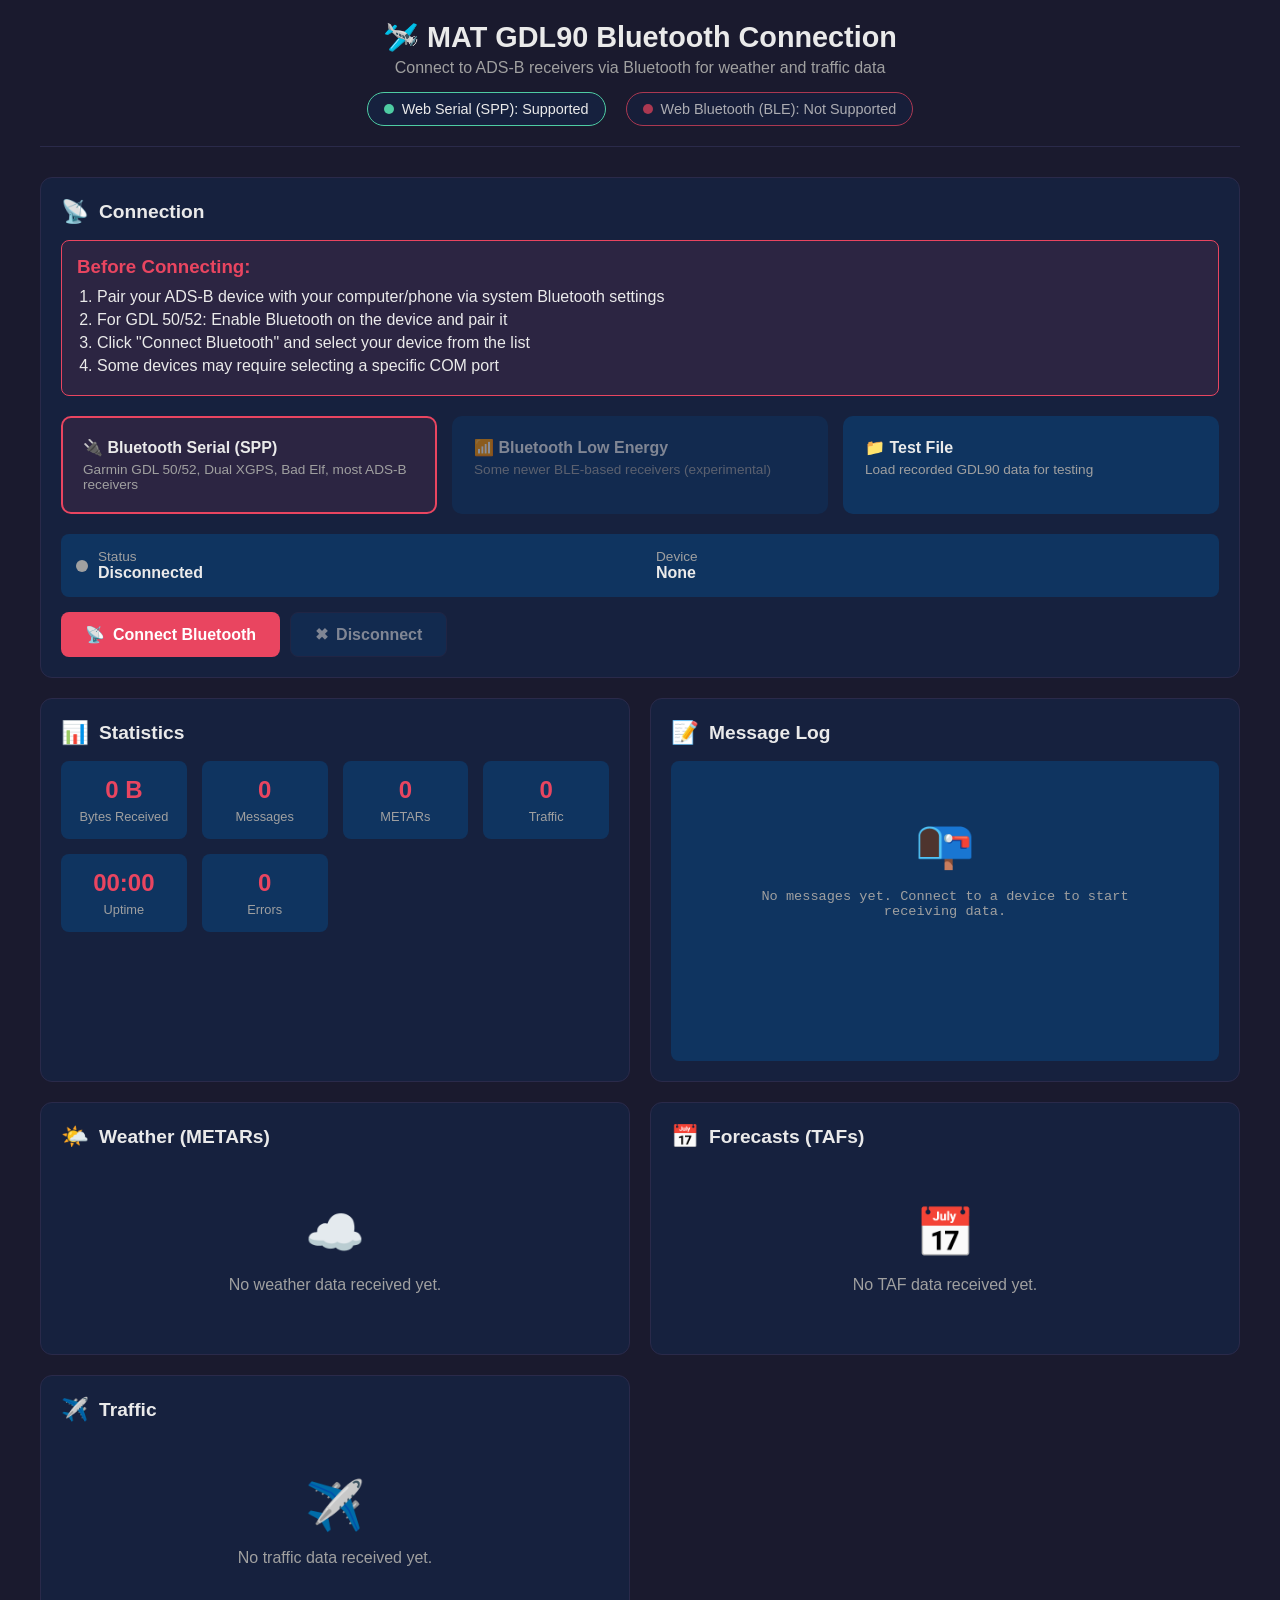
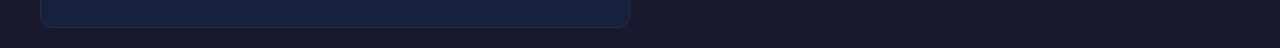
<file: gdl90/mat-gdl90-bluetooth-test.html>
<!DOCTYPE html>
<html lang="en">
<head>
    <meta charset="UTF-8">
    <meta name="viewport" content="width=device-width, initial-scale=1.0">
    <title>MAT GDL90 Bluetooth Connection Test</title>
    <style>
        :root {
            --bg-primary: #1a1a2e;
            --bg-secondary: #16213e;
            --bg-card: #0f3460;
            --accent: #e94560;
            --accent-hover: #ff6b6b;
            --text-primary: #eaeaea;
            --text-secondary: #a0a0a0;
            --success: #4ecca3;
            --warning: #ffc107;
            --error: #e94560;
            --border: #2a2a4a;
        }

        * {
            box-sizing: border-box;
            margin: 0;
            padding: 0;
        }

        body {
            font-family: -apple-system, BlinkMacSystemFont, 'Segoe UI', Roboto, Oxygen, Ubuntu, sans-serif;
            background: var(--bg-primary);
            color: var(--text-primary);
            min-height: 100vh;
            padding: 20px;
        }

        .container {
            max-width: 1200px;
            margin: 0 auto;
        }

        header {
            text-align: center;
            margin-bottom: 30px;
            padding-bottom: 20px;
            border-bottom: 1px solid var(--border);
        }

        header h1 {
            font-size: 1.8rem;
            margin-bottom: 5px;
        }

        header p {
            color: var(--text-secondary);
        }

        .support-status {
            display: flex;
            gap: 20px;
            justify-content: center;
            margin-top: 15px;
            flex-wrap: wrap;
        }

        .support-badge {
            display: flex;
            align-items: center;
            gap: 8px;
            padding: 8px 16px;
            border-radius: 20px;
            background: var(--bg-secondary);
            font-size: 0.9rem;
        }

        .support-badge.supported {
            border: 1px solid var(--success);
        }

        .support-badge.not-supported {
            border: 1px solid var(--error);
            opacity: 0.7;
        }

        .support-badge .indicator {
            width: 10px;
            height: 10px;
            border-radius: 50%;
        }

        .support-badge.supported .indicator {
            background: var(--success);
        }

        .support-badge.not-supported .indicator {
            background: var(--error);
        }

        .grid {
            display: grid;
            grid-template-columns: 1fr 1fr;
            gap: 20px;
        }

        @media (max-width: 800px) {
            .grid {
                grid-template-columns: 1fr;
            }
        }

        .card {
            background: var(--bg-secondary);
            border-radius: 12px;
            padding: 20px;
            border: 1px solid var(--border);
        }

        .card h2 {
            font-size: 1.2rem;
            margin-bottom: 15px;
            display: flex;
            align-items: center;
            gap: 10px;
        }

        .card h2 .icon {
            font-size: 1.4rem;
        }

        .connection-panel {
            grid-column: 1 / -1;
        }

        .connection-options {
            display: flex;
            gap: 15px;
            flex-wrap: wrap;
            margin-bottom: 20px;
        }

        .connection-option {
            flex: 1;
            min-width: 200px;
            padding: 20px;
            background: var(--bg-card);
            border-radius: 10px;
            border: 2px solid transparent;
            cursor: pointer;
            transition: all 0.2s;
        }

        .connection-option:hover {
            border-color: var(--accent);
        }

        .connection-option.selected {
            border-color: var(--accent);
            background: rgba(233, 69, 96, 0.1);
        }

        .connection-option.disabled {
            opacity: 0.5;
            cursor: not-allowed;
        }

        .connection-option h3 {
            font-size: 1rem;
            margin-bottom: 5px;
        }

        .connection-option p {
            font-size: 0.85rem;
            color: var(--text-secondary);
        }

        .btn {
            display: inline-flex;
            align-items: center;
            gap: 8px;
            padding: 12px 24px;
            font-size: 1rem;
            font-weight: 600;
            border: none;
            border-radius: 8px;
            cursor: pointer;
            transition: all 0.2s;
        }

        .btn-primary {
            background: var(--accent);
            color: white;
        }

        .btn-primary:hover:not(:disabled) {
            background: var(--accent-hover);
        }

        .btn-secondary {
            background: var(--bg-card);
            color: var(--text-primary);
            border: 1px solid var(--border);
        }

        .btn-secondary:hover:not(:disabled) {
            background: var(--border);
        }

        .btn:disabled {
            opacity: 0.5;
            cursor: not-allowed;
        }

        .btn-group {
            display: flex;
            gap: 10px;
            flex-wrap: wrap;
        }

        .status-display {
            display: flex;
            align-items: center;
            gap: 10px;
            padding: 15px;
            background: var(--bg-card);
            border-radius: 8px;
            margin-bottom: 15px;
        }

        .status-indicator {
            width: 12px;
            height: 12px;
            border-radius: 50%;
            background: var(--text-secondary);
        }

        .status-indicator.connected {
            background: var(--success);
            animation: pulse 2s infinite;
        }

        .status-indicator.connecting {
            background: var(--warning);
            animation: pulse 0.5s infinite;
        }

        .status-indicator.error {
            background: var(--error);
        }

        @keyframes pulse {
            0%, 100% { opacity: 1; }
            50% { opacity: 0.5; }
        }

        .status-text {
            flex: 1;
        }

        .status-text .label {
            font-size: 0.85rem;
            color: var(--text-secondary);
        }

        .status-text .value {
            font-weight: 600;
        }

        .stats-grid {
            display: grid;
            grid-template-columns: repeat(auto-fit, minmax(120px, 1fr));
            gap: 15px;
            margin-top: 15px;
        }

        .stat-item {
            text-align: center;
            padding: 15px;
            background: var(--bg-card);
            border-radius: 8px;
        }

        .stat-item .value {
            font-size: 1.5rem;
            font-weight: 700;
            color: var(--accent);
        }

        .stat-item .label {
            font-size: 0.8rem;
            color: var(--text-secondary);
            margin-top: 5px;
        }

        .data-display {
            height: 300px;
            overflow-y: auto;
            background: var(--bg-card);
            border-radius: 8px;
            padding: 15px;
            font-family: 'Monaco', 'Menlo', monospace;
            font-size: 0.85rem;
        }

        .log-entry {
            margin-bottom: 8px;
            padding: 8px;
            background: rgba(0,0,0,0.2);
            border-radius: 4px;
            border-left: 3px solid var(--border);
        }

        .log-entry.info {
            border-left-color: var(--accent);
        }

        .log-entry.success {
            border-left-color: var(--success);
        }

        .log-entry.warning {
            border-left-color: var(--warning);
        }

        .log-entry.error {
            border-left-color: var(--error);
        }

        .log-entry .timestamp {
            color: var(--text-secondary);
            font-size: 0.75rem;
        }

        .weather-list {
            max-height: 300px;
            overflow-y: auto;
        }

        .weather-item {
            padding: 12px;
            background: var(--bg-card);
            border-radius: 8px;
            margin-bottom: 10px;
        }

        .weather-item .station {
            font-weight: 700;
            font-size: 1.1rem;
            display: flex;
            align-items: center;
            gap: 10px;
        }

        .weather-item .category {
            padding: 3px 8px;
            border-radius: 4px;
            font-size: 0.75rem;
            font-weight: 600;
        }

        .category.vfr { background: #4ecca3; color: #000; }
        .category.mvfr { background: #4dabf7; color: #000; }
        .category.ifr { background: #e94560; color: #fff; }
        .category.lifr { background: #9c36b5; color: #fff; }

        .weather-item .raw {
            font-family: monospace;
            font-size: 0.8rem;
            color: var(--text-secondary);
            margin-top: 8px;
            word-break: break-all;
        }

        .weather-item .time {
            font-size: 0.75rem;
            color: var(--text-secondary);
        }

        .empty-state {
            text-align: center;
            padding: 40px;
            color: var(--text-secondary);
        }

        .empty-state .icon {
            font-size: 3rem;
            margin-bottom: 15px;
        }

        .instructions {
            background: rgba(233, 69, 96, 0.1);
            border: 1px solid var(--accent);
            border-radius: 8px;
            padding: 15px;
            margin-bottom: 20px;
        }

        .instructions h3 {
            margin-bottom: 10px;
            color: var(--accent);
        }

        .instructions ol {
            margin-left: 20px;
        }

        .instructions li {
            margin-bottom: 5px;
        }

        .file-input-wrapper {
            margin-top: 15px;
        }

        .file-input-wrapper input[type="file"] {
            display: none;
        }

        .file-label {
            display: inline-flex;
            align-items: center;
            gap: 8px;
            padding: 10px 20px;
            background: var(--bg-card);
            border: 2px dashed var(--border);
            border-radius: 8px;
            cursor: pointer;
            transition: all 0.2s;
        }

        .file-label:hover {
            border-color: var(--accent);
        }

        /* Traffic display */
        .traffic-list {
            max-height: 250px;
            overflow-y: auto;
        }

        .traffic-item {
            display: flex;
            justify-content: space-between;
            align-items: center;
            padding: 10px;
            background: var(--bg-card);
            border-radius: 6px;
            margin-bottom: 8px;
        }

        .traffic-item .callsign {
            font-weight: 700;
            font-family: monospace;
        }

        .traffic-item .details {
            font-size: 0.85rem;
            color: var(--text-secondary);
        }
    </style>
</head>
<body>
    <div class="container">
        <header>
            <h1>🛩️ MAT GDL90 Bluetooth Connection</h1>
            <p>Connect to ADS-B receivers via Bluetooth for weather and traffic data</p>
            
            <div class="support-status" id="supportStatus">
                <!-- Filled by JavaScript -->
            </div>
        </header>

        <div class="grid">
            <!-- Connection Panel -->
            <div class="card connection-panel">
                <h2><span class="icon">📡</span> Connection</h2>

                <div class="instructions">
                    <h3>Before Connecting:</h3>
                    <ol>
                        <li>Pair your ADS-B device with your computer/phone via system Bluetooth settings</li>
                        <li>For GDL 50/52: Enable Bluetooth on the device and pair it</li>
                        <li>Click "Connect Bluetooth" and select your device from the list</li>
                        <li>Some devices may require selecting a specific COM port</li>
                    </ol>
                </div>

                <div class="connection-options" id="connectionOptions">
                    <div class="connection-option" data-type="spp" id="optSPP">
                        <h3>🔌 Bluetooth Serial (SPP)</h3>
                        <p>Garmin GDL 50/52, Dual XGPS, Bad Elf, most ADS-B receivers</p>
                    </div>
                    <div class="connection-option" data-type="ble" id="optBLE">
                        <h3>📶 Bluetooth Low Energy</h3>
                        <p>Some newer BLE-based receivers (experimental)</p>
                    </div>
                    <div class="connection-option" data-type="file" id="optFile">
                        <h3>📁 Test File</h3>
                        <p>Load recorded GDL90 data for testing</p>
                    </div>
                </div>

                <div class="status-display">
                    <div class="status-indicator" id="statusIndicator"></div>
                    <div class="status-text">
                        <div class="label">Status</div>
                        <div class="value" id="statusText">Disconnected</div>
                    </div>
                    <div class="status-text">
                        <div class="label">Device</div>
                        <div class="value" id="deviceName">None</div>
                    </div>
                </div>

                <div class="btn-group">
                    <button class="btn btn-primary" id="btnConnect">
                        <span>📡</span> Connect Bluetooth
                    </button>
                    <button class="btn btn-secondary" id="btnDisconnect" disabled>
                        <span>✖</span> Disconnect
                    </button>
                </div>

                <div class="file-input-wrapper" id="fileInputWrapper" style="display: none;">
                    <label class="file-label" for="fileInput">
                        <span>📂</span> Choose GDL90 File
                    </label>
                    <input type="file" id="fileInput" accept=".gdl90,.bin,.raw">
                </div>
            </div>

            <!-- Statistics -->
            <div class="card">
                <h2><span class="icon">📊</span> Statistics</h2>
                <div class="stats-grid">
                    <div class="stat-item">
                        <div class="value" id="statBytes">0</div>
                        <div class="label">Bytes Received</div>
                    </div>
                    <div class="stat-item">
                        <div class="value" id="statMessages">0</div>
                        <div class="label">Messages</div>
                    </div>
                    <div class="stat-item">
                        <div class="value" id="statMETARs">0</div>
                        <div class="label">METARs</div>
                    </div>
                    <div class="stat-item">
                        <div class="value" id="statTraffic">0</div>
                        <div class="label">Traffic</div>
                    </div>
                    <div class="stat-item">
                        <div class="value" id="statUptime">00:00</div>
                        <div class="label">Uptime</div>
                    </div>
                    <div class="stat-item">
                        <div class="value" id="statErrors">0</div>
                        <div class="label">Errors</div>
                    </div>
                </div>
            </div>

            <!-- Message Log -->
            <div class="card">
                <h2><span class="icon">📝</span> Message Log</h2>
                <div class="data-display" id="logDisplay">
                    <div class="empty-state">
                        <div class="icon">📭</div>
                        <p>No messages yet. Connect to a device to start receiving data.</p>
                    </div>
                </div>
            </div>

            <!-- Weather Data -->
            <div class="card">
                <h2><span class="icon">🌤️</span> Weather (METARs)</h2>
                <div class="weather-list" id="weatherList">
                    <div class="empty-state">
                        <div class="icon">☁️</div>
                        <p>No weather data received yet.</p>
                    </div>
                </div>
            </div>

            <!-- TAFs -->
            <div class="card">
                <h2><span class="icon">📅</span> Forecasts (TAFs)</h2>
                <div class="weather-list" id="tafList">
                    <div class="empty-state">
                        <div class="icon">📅</div>
                        <p>No TAF data received yet.</p>
                    </div>
                </div>
            </div>

            <!-- Traffic -->
            <div class="card">
                <h2><span class="icon">✈️</span> Traffic</h2>
                <div class="traffic-list" id="trafficList">
                    <div class="empty-state">
                        <div class="icon">✈️</div>
                        <p>No traffic data received yet.</p>
                    </div>
                </div>
            </div>
        </div>
    </div>

    <!-- Load GDL90 modules -->
    <script src="mat-gdl90.js"></script>
    <script src="mat-gdl90-bluetooth.js"></script>

    <script>
        // State
        let receiver = null;
        let connection = null;
        let selectedType = 'spp';
        let stats = {
            bytes: 0,
            messages: 0,
            metars: 0,
            tafs: 0,
            traffic: 0,
            errors: 0,
            startTime: null
        };
        let logEntries = [];
        const MAX_LOG_ENTRIES = 100;

        // DOM Elements
        const elements = {
            supportStatus: document.getElementById('supportStatus'),
            statusIndicator: document.getElementById('statusIndicator'),
            statusText: document.getElementById('statusText'),
            deviceName: document.getElementById('deviceName'),
            btnConnect: document.getElementById('btnConnect'),
            btnDisconnect: document.getElementById('btnDisconnect'),
            fileInputWrapper: document.getElementById('fileInputWrapper'),
            fileInput: document.getElementById('fileInput'),
            logDisplay: document.getElementById('logDisplay'),
            weatherList: document.getElementById('weatherList'),
            tafList: document.getElementById('tafList'),
            trafficList: document.getElementById('trafficList'),
            optSPP: document.getElementById('optSPP'),
            optBLE: document.getElementById('optBLE'),
            optFile: document.getElementById('optFile'),
            statBytes: document.getElementById('statBytes'),
            statMessages: document.getElementById('statMessages'),
            statMETARs: document.getElementById('statMETARs'),
            statTraffic: document.getElementById('statTraffic'),
            statUptime: document.getElementById('statUptime'),
            statErrors: document.getElementById('statErrors')
        };

        // Initialize
        function init() {
            checkBrowserSupport();
            setupEventListeners();
            initReceiver();
            startStatsUpdate();
        }

        // Check browser support
        function checkBrowserSupport() {
            const webSerial = MATGDL90Bluetooth.isWebSerialSupported();
            const webBluetooth = MATGDL90Bluetooth.isWebBluetoothSupported();

            let html = '';

            html += `<div class="support-badge ${webSerial ? 'supported' : 'not-supported'}">
                <div class="indicator"></div>
                <span>Web Serial (SPP): ${webSerial ? 'Supported' : 'Not Supported'}</span>
            </div>`;

            html += `<div class="support-badge ${webBluetooth ? 'supported' : 'not-supported'}">
                <div class="indicator"></div>
                <span>Web Bluetooth (BLE): ${webBluetooth ? 'Supported' : 'Not Supported'}</span>
            </div>`;

            elements.supportStatus.innerHTML = html;

            // Update connection options
            if (!webSerial) {
                elements.optSPP.classList.add('disabled');
            }
            if (!webBluetooth) {
                elements.optBLE.classList.add('disabled');
            }

            // Select first available option
            if (webSerial) {
                selectConnectionType('spp');
            } else if (webBluetooth) {
                selectConnectionType('ble');
            } else {
                selectConnectionType('file');
            }
        }

        // Setup event listeners
        function setupEventListeners() {
            elements.btnConnect.addEventListener('click', handleConnect);
            elements.btnDisconnect.addEventListener('click', handleDisconnect);
            elements.fileInput.addEventListener('change', handleFileSelect);

            // Connection type selection
            document.querySelectorAll('.connection-option').forEach(opt => {
                opt.addEventListener('click', () => {
                    if (!opt.classList.contains('disabled')) {
                        selectConnectionType(opt.dataset.type);
                    }
                });
            });
        }

        // Select connection type
        function selectConnectionType(type) {
            selectedType = type;

            document.querySelectorAll('.connection-option').forEach(opt => {
                opt.classList.remove('selected');
            });

            const selected = document.querySelector(`[data-type="${type}"]`);
            if (selected) {
                selected.classList.add('selected');
            }

            // Show/hide file input
            elements.fileInputWrapper.style.display = type === 'file' ? 'block' : 'none';

            // Update button text
            if (type === 'file') {
                elements.btnConnect.innerHTML = '<span>📂</span> Load File';
            } else {
                elements.btnConnect.innerHTML = '<span>📡</span> Connect Bluetooth';
            }
        }

        // Initialize GDL90 receiver
        function initReceiver() {
            receiver = new MATGDL90.GDL90Receiver({
                onMessage: handleMessage,
                onWeather: handleWeather,
                onTraffic: handleTraffic,
                onOwnship: handleOwnship
            });
        }

        // Handle connect button
        async function handleConnect() {
            try {
                if (selectedType === 'file') {
                    elements.fileInput.click();
                    return;
                }

                updateStatus('connecting', 'Connecting...');
                elements.btnConnect.disabled = true;

                if (selectedType === 'spp') {
                    connection = new MATGDL90Bluetooth.BluetoothSPPConnection(receiver, {
                        onStateChange: handleStateChange,
                        onError: handleError
                    });
                } else if (selectedType === 'ble') {
                    connection = new MATGDL90Bluetooth.BluetoothBLEConnection(receiver, {
                        onStateChange: handleStateChange,
                        onError: handleError
                    });
                }

                await connection.connect();
                stats.startTime = Date.now();
                addLog('success', 'Connected to device');

            } catch (e) {
                console.error('Connection error:', e);
                updateStatus('error', 'Connection failed');
                addLog('error', `Connection failed: ${e.message}`);
                elements.btnConnect.disabled = false;
            }
        }

        // Handle disconnect
        function handleDisconnect() {
            if (connection) {
                connection.disconnect();
                connection = null;
            }
            updateStatus('disconnected', 'Disconnected');
            elements.btnConnect.disabled = false;
            elements.btnDisconnect.disabled = true;
            addLog('info', 'Disconnected');
        }

        // Handle file selection
        async function handleFileSelect(event) {
            const file = event.target.files[0];
            if (!file) return;

            try {
                addLog('info', `Loading file: ${file.name}`);
                const buffer = await file.arrayBuffer();
                const data = new Uint8Array(buffer);

                stats.bytes += data.length;
                stats.startTime = Date.now();

                receiver.feed(data);
                addLog('success', `Processed ${data.length} bytes from file`);

            } catch (e) {
                addLog('error', `Failed to load file: ${e.message}`);
            }
        }

        // Handle connection state change
        function handleStateChange(state, previousState) {
            console.log(`State change: ${previousState} -> ${state}`);

            switch (state) {
                case 'connected':
                case 'reading':
                    updateStatus('connected', state === 'reading' ? 'Receiving data...' : 'Connected');
                    elements.btnConnect.disabled = true;
                    elements.btnDisconnect.disabled = false;
                    break;
                case 'connecting':
                    updateStatus('connecting', 'Connecting...');
                    break;
                case 'disconnected':
                    updateStatus('disconnected', 'Disconnected');
                    elements.btnConnect.disabled = false;
                    elements.btnDisconnect.disabled = true;
                    break;
                case 'error':
                    updateStatus('error', 'Error');
                    elements.btnConnect.disabled = false;
                    elements.btnDisconnect.disabled = true;
                    break;
            }
        }

        // Handle error
        function handleError(error) {
            stats.errors++;
            addLog('error', error.message);
        }

        // Handle GDL90 message
        function handleMessage(msg) {
            stats.messages++;

            if (msg.type === 'heartbeat') {
                // Don't log every heartbeat
                return;
            }

            let text = `Message type: ${msg.type}`;
            if (msg.type === 'ownship' || msg.type === 'traffic') {
                text += ` - ${msg.callsign || 'N/A'} at ${msg.altitude || 0}ft`;
            }
            addLog('info', text);
        }

        // Handle weather data
        function handleWeather(type, data) {
            if (type === 'metar') {
                stats.metars++;
                updateWeatherDisplay(data);
                addLog('success', `METAR: ${data.stationId}`);
            } else if (type === 'taf') {
                stats.tafs++;
                updateTafDisplay(data);
                addLog('success', `TAF: ${data.stationId}`);
            }
        }

        // Handle traffic
        function handleTraffic(traffic) {
            stats.traffic++;
            updateTrafficDisplay(traffic);
        }

        // Handle ownship position
        function handleOwnship(position) {
            elements.deviceName.textContent = position.callsign || 'Ownship';
        }

        // Update status display
        function updateStatus(state, text) {
            elements.statusIndicator.className = 'status-indicator ' + state;
            elements.statusText.textContent = text;
        }

        // Add log entry
        function addLog(type, message) {
            const now = new Date();
            const timestamp = now.toLocaleTimeString();

            logEntries.unshift({ type, message, timestamp });

            if (logEntries.length > MAX_LOG_ENTRIES) {
                logEntries.pop();
            }

            let html = '';
            for (const entry of logEntries) {
                html += `<div class="log-entry ${entry.type}">
                    <span class="timestamp">${entry.timestamp}</span> ${entry.message}
                </div>`;
            }

            elements.logDisplay.innerHTML = html || '<div class="empty-state"><div class="icon">📭</div><p>No messages yet.</p></div>';
        }

        // Weather storage
        const metars = new Map();
        const tafs = new Map();
        const trafficMap = new Map();

        // Update weather display
        function updateWeatherDisplay(metar) {
            metars.set(metar.stationId, metar);

            let html = '';
            for (const [station, data] of metars) {
                const category = data.flightCategory || 'Unknown';
                const categoryClass = category.toLowerCase();

                html += `<div class="weather-item">
                    <div class="station">
                        ${station}
                        <span class="category ${categoryClass}">${category}</span>
                    </div>
                    <div class="raw">${data.rawText || ''}</div>
                    <div class="time">${data.time || ''}</div>
                </div>`;
            }

            elements.weatherList.innerHTML = html || '<div class="empty-state"><div class="icon">☁️</div><p>No weather data.</p></div>';
        }

        // Update TAF display
        function updateTafDisplay(taf) {
            tafs.set(taf.stationId, taf);

            let html = '';
            for (const [station, data] of tafs) {
                html += `<div class="weather-item">
                    <div class="station">${station}</div>
                    <div class="raw">${data.rawText || ''}</div>
                    <div class="time">${data.time || ''}</div>
                </div>`;
            }

            elements.tafList.innerHTML = html || '<div class="empty-state"><div class="icon">📅</div><p>No TAF data.</p></div>';
        }

        // Update traffic display
        function updateTrafficDisplay(traffic) {
            trafficMap.set(traffic.address, traffic);

            // Remove old traffic (>60 seconds)
            const now = Date.now();
            for (const [addr, t] of trafficMap) {
                if (now - t.timestamp > 60000) {
                    trafficMap.delete(addr);
                }
            }

            let html = '';
            for (const [addr, t] of trafficMap) {
                html += `<div class="traffic-item">
                    <div>
                        <div class="callsign">${t.callsign || addr.toString(16).toUpperCase()}</div>
                        <div class="details">${t.altitude || 0}ft | ${t.speed || 0}kts | ${t.heading || 0}°</div>
                    </div>
                </div>`;
            }

            elements.trafficList.innerHTML = html || '<div class="empty-state"><div class="icon">✈️</div><p>No traffic.</p></div>';
        }

        // Update stats periodically
        function startStatsUpdate() {
            setInterval(() => {
                // Update from connection stats if available
                if (connection && connection.getStats) {
                    const connStats = connection.getStats();
                    stats.bytes = connStats.bytesReceived || stats.bytes;
                }

                elements.statBytes.textContent = formatBytes(stats.bytes);
                elements.statMessages.textContent = stats.messages.toLocaleString();
                elements.statMETARs.textContent = stats.metars;
                elements.statTraffic.textContent = trafficMap.size;
                elements.statErrors.textContent = stats.errors;

                if (stats.startTime) {
                    const elapsed = Math.floor((Date.now() - stats.startTime) / 1000);
                    const mins = Math.floor(elapsed / 60);
                    const secs = elapsed % 60;
                    elements.statUptime.textContent = `${mins.toString().padStart(2, '0')}:${secs.toString().padStart(2, '0')}`;
                }
            }, 1000);
        }

        // Format bytes
        function formatBytes(bytes) {
            if (bytes < 1024) return bytes + ' B';
            if (bytes < 1024 * 1024) return (bytes / 1024).toFixed(1) + ' KB';
            return (bytes / (1024 * 1024)).toFixed(2) + ' MB';
        }

        // Start
        init();
    </script>
</body>
</html>
</file>
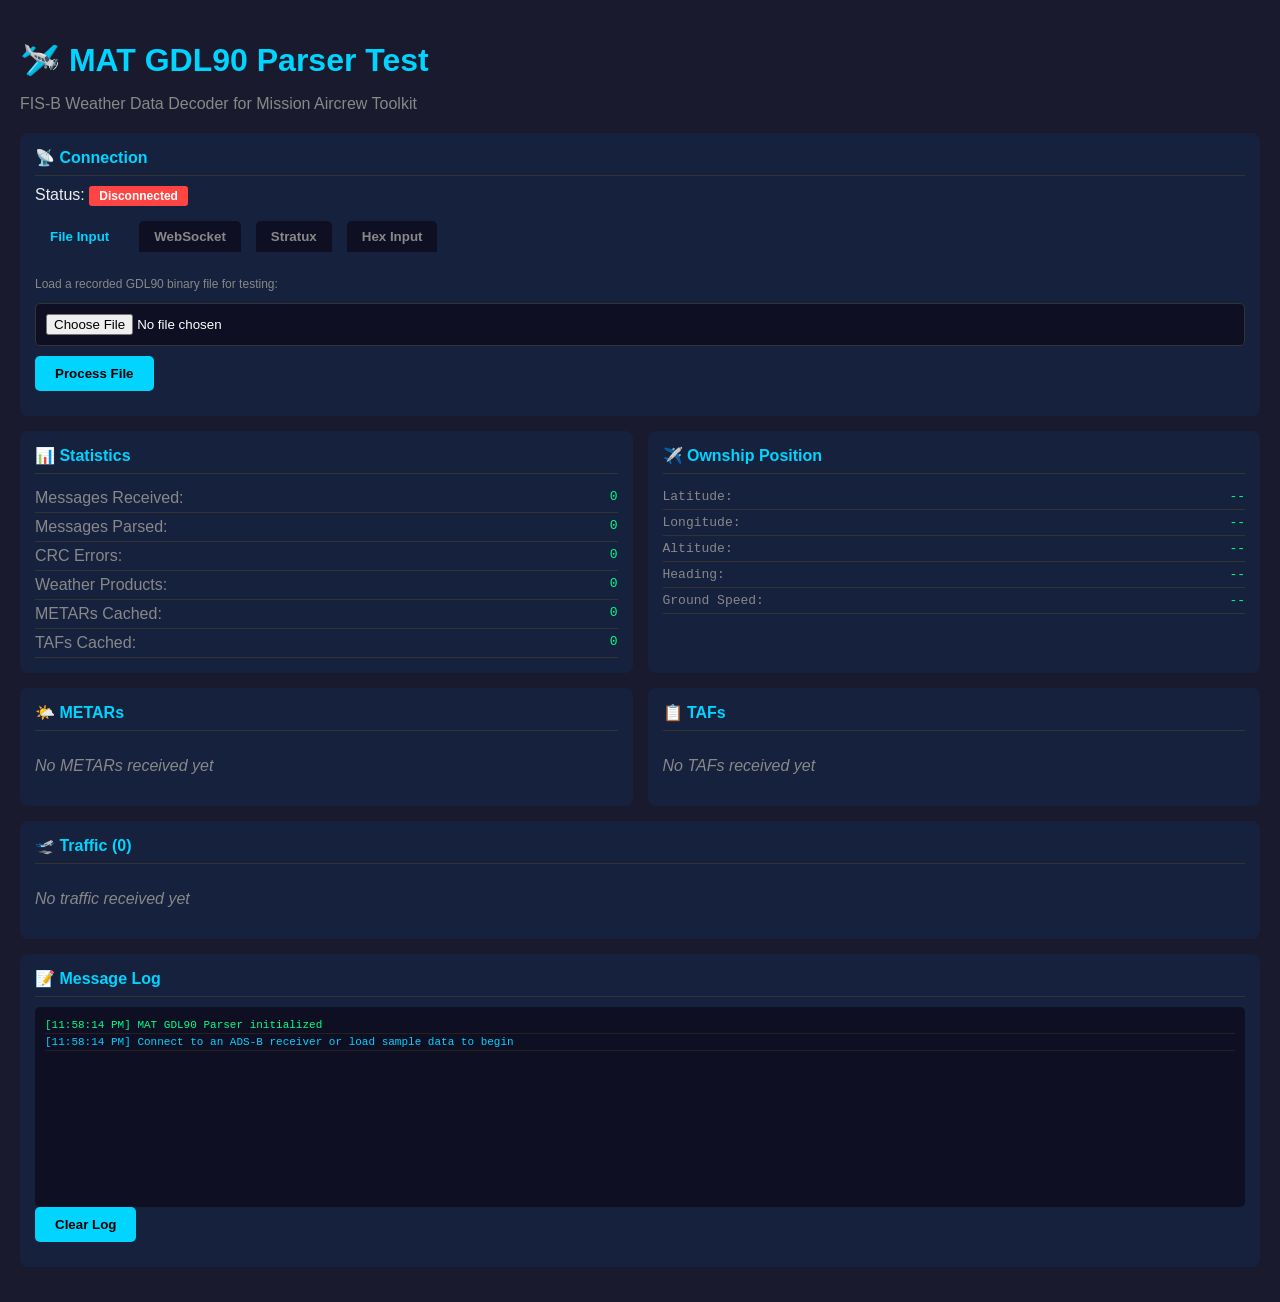
<file: gdl90/mat-gdl90-test.html>
<!DOCTYPE html>
<html lang="en">
<head>
    <meta charset="UTF-8">
    <meta name="viewport" content="width=device-width, initial-scale=1.0">
    <title>MAT GDL90 Parser Test</title>
    <style>
        * {
            box-sizing: border-box;
        }
        body {
            font-family: -apple-system, BlinkMacSystemFont, 'Segoe UI', Roboto, Oxygen, Ubuntu, sans-serif;
            margin: 0;
            padding: 20px;
            background: #1a1a2e;
            color: #eee;
        }
        h1 {
            color: #00d4ff;
            margin-bottom: 5px;
        }
        .subtitle {
            color: #888;
            margin-bottom: 20px;
        }
        .container {
            max-width: 1400px;
            margin: 0 auto;
        }
        .panel {
            background: #16213e;
            border-radius: 8px;
            padding: 15px;
            margin-bottom: 15px;
        }
        .panel h2 {
            margin: 0 0 10px 0;
            color: #00d4ff;
            font-size: 16px;
            border-bottom: 1px solid #333;
            padding-bottom: 8px;
        }
        .grid {
            display: grid;
            grid-template-columns: repeat(auto-fit, minmax(300px, 1fr));
            gap: 15px;
        }
        .stat-row {
            display: flex;
            justify-content: space-between;
            padding: 5px 0;
            border-bottom: 1px solid #333;
        }
        .stat-label {
            color: #888;
        }
        .stat-value {
            color: #00ff88;
            font-family: monospace;
        }
        button {
            background: #00d4ff;
            color: #000;
            border: none;
            padding: 10px 20px;
            border-radius: 5px;
            cursor: pointer;
            font-weight: bold;
            margin-right: 10px;
            margin-bottom: 10px;
        }
        button:hover {
            background: #00a8cc;
        }
        button:disabled {
            background: #555;
            color: #888;
            cursor: not-allowed;
        }
        button.danger {
            background: #ff4444;
            color: #fff;
        }
        input[type="text"], input[type="file"] {
            background: #0f0f23;
            border: 1px solid #333;
            color: #fff;
            padding: 10px;
            border-radius: 5px;
            width: 100%;
            margin-bottom: 10px;
        }
        textarea {
            width: 100%;
            height: 150px;
            background: #0f0f23;
            border: 1px solid #333;
            color: #00ff88;
            font-family: monospace;
            font-size: 12px;
            padding: 10px;
            border-radius: 5px;
            resize: vertical;
        }
        .status {
            display: inline-block;
            padding: 3px 10px;
            border-radius: 3px;
            font-size: 12px;
            font-weight: bold;
        }
        .status.connected { background: #00ff88; color: #000; }
        .status.connecting { background: #ffaa00; color: #000; }
        .status.disconnected { background: #ff4444; color: #fff; }
        .status.error { background: #ff0000; color: #fff; }
        
        .weather-item {
            background: #0f0f23;
            padding: 10px;
            border-radius: 5px;
            margin-bottom: 8px;
            font-family: monospace;
            font-size: 12px;
        }
        .weather-item .station {
            color: #00d4ff;
            font-weight: bold;
        }
        .weather-item .time {
            color: #888;
            font-size: 10px;
        }
        .weather-item .raw {
            color: #00ff88;
            word-break: break-all;
        }
        
        .traffic-item {
            background: #0f0f23;
            padding: 10px;
            border-radius: 5px;
            margin-bottom: 8px;
        }
        .traffic-item .callsign {
            color: #ffaa00;
            font-weight: bold;
        }
        
        .log {
            height: 200px;
            overflow-y: auto;
            background: #0f0f23;
            padding: 10px;
            border-radius: 5px;
            font-family: monospace;
            font-size: 11px;
        }
        .log-entry {
            padding: 2px 0;
            border-bottom: 1px solid #222;
        }
        .log-entry.error { color: #ff4444; }
        .log-entry.success { color: #00ff88; }
        .log-entry.info { color: #00d4ff; }
        
        #ownshipDisplay {
            font-family: monospace;
        }
        
        .tabs {
            display: flex;
            gap: 5px;
            margin-bottom: 15px;
        }
        .tab {
            padding: 8px 15px;
            background: #0f0f23;
            border: none;
            color: #888;
            cursor: pointer;
            border-radius: 5px 5px 0 0;
        }
        .tab.active {
            background: #16213e;
            color: #00d4ff;
        }
        .tab-content {
            display: none;
        }
        .tab-content.active {
            display: block;
        }
    </style>
</head>
<body>
    <div class="container">
        <h1>🛩️ MAT GDL90 Parser Test</h1>
        <p class="subtitle">FIS-B Weather Data Decoder for Mission Aircrew Toolkit</p>
        
        <!-- Connection Panel -->
        <div class="panel">
            <h2>📡 Connection</h2>
            <div style="margin-bottom: 15px;">
                <span>Status: </span>
                <span id="connectionStatus" class="status disconnected">Disconnected</span>
            </div>
            
            <div class="tabs">
                <button class="tab active" onclick="showTab('file')">File Input</button>
                <button class="tab" onclick="showTab('websocket')">WebSocket</button>
                <button class="tab" onclick="showTab('stratux')">Stratux</button>
                <button class="tab" onclick="showTab('hex')">Hex Input</button>
            </div>
            
            <div id="tab-file" class="tab-content active">
                <p style="color: #888; font-size: 12px;">Load a recorded GDL90 binary file for testing:</p>
                <input type="file" id="fileInput" accept="*">
                <button onclick="loadFile()">Process File</button>
            </div>
            
            <div id="tab-websocket" class="tab-content">
                <p style="color: #888; font-size: 12px;">Connect to a GDL90 WebSocket server:</p>
                <input type="text" id="wsUrl" placeholder="ws://192.168.10.1:4000" value="ws://192.168.10.1:4000">
                <button onclick="connectWebSocket()">Connect</button>
                <button class="danger" onclick="disconnectWebSocket()">Disconnect</button>
            </div>
            
            <div id="tab-stratux" class="tab-content">
                <p style="color: #888; font-size: 12px;">Connect to a Stratux ADS-B receiver:</p>
                <input type="text" id="stratuxHost" placeholder="192.168.10.1" value="192.168.10.1">
                <button onclick="connectStratux()">Connect to Stratux</button>
                <button class="danger" onclick="disconnectStratux()">Disconnect</button>
            </div>
            
            <div id="tab-hex" class="tab-content">
                <p style="color: #888; font-size: 12px;">Paste hex-encoded GDL90 data for testing:</p>
                <textarea id="hexInput" placeholder="7E 00 81 41 DB 82 1E 00 7E 7E 07 ..."></textarea>
                <button onclick="processHex()">Process Hex Data</button>
                <button onclick="loadSampleData()">Load Sample METAR</button>
            </div>
        </div>
        
        <!-- Statistics -->
        <div class="grid">
            <div class="panel">
                <h2>📊 Statistics</h2>
                <div class="stat-row">
                    <span class="stat-label">Messages Received:</span>
                    <span class="stat-value" id="statMsgReceived">0</span>
                </div>
                <div class="stat-row">
                    <span class="stat-label">Messages Parsed:</span>
                    <span class="stat-value" id="statMsgParsed">0</span>
                </div>
                <div class="stat-row">
                    <span class="stat-label">CRC Errors:</span>
                    <span class="stat-value" id="statCrcErrors">0</span>
                </div>
                <div class="stat-row">
                    <span class="stat-label">Weather Products:</span>
                    <span class="stat-value" id="statWeatherProducts">0</span>
                </div>
                <div class="stat-row">
                    <span class="stat-label">METARs Cached:</span>
                    <span class="stat-value" id="statMetars">0</span>
                </div>
                <div class="stat-row">
                    <span class="stat-label">TAFs Cached:</span>
                    <span class="stat-value" id="statTafs">0</span>
                </div>
            </div>
            
            <div class="panel">
                <h2>✈️ Ownship Position</h2>
                <div id="ownshipDisplay">
                    <div class="stat-row">
                        <span class="stat-label">Latitude:</span>
                        <span class="stat-value" id="ownLat">--</span>
                    </div>
                    <div class="stat-row">
                        <span class="stat-label">Longitude:</span>
                        <span class="stat-value" id="ownLon">--</span>
                    </div>
                    <div class="stat-row">
                        <span class="stat-label">Altitude:</span>
                        <span class="stat-value" id="ownAlt">--</span>
                    </div>
                    <div class="stat-row">
                        <span class="stat-label">Heading:</span>
                        <span class="stat-value" id="ownHdg">--</span>
                    </div>
                    <div class="stat-row">
                        <span class="stat-label">Ground Speed:</span>
                        <span class="stat-value" id="ownSpd">--</span>
                    </div>
                </div>
            </div>
        </div>
        
        <!-- Weather Data -->
        <div class="grid">
            <div class="panel">
                <h2>🌤️ METARs</h2>
                <div id="metarList" style="max-height: 300px; overflow-y: auto;">
                    <p style="color: #888; font-style: italic;">No METARs received yet</p>
                </div>
            </div>
            
            <div class="panel">
                <h2>📋 TAFs</h2>
                <div id="tafList" style="max-height: 300px; overflow-y: auto;">
                    <p style="color: #888; font-style: italic;">No TAFs received yet</p>
                </div>
            </div>
        </div>
        
        <!-- Traffic -->
        <div class="panel">
            <h2>🛫 Traffic (<span id="trafficCount">0</span>)</h2>
            <div id="trafficList" style="display: grid; grid-template-columns: repeat(auto-fill, minmax(250px, 1fr)); gap: 10px;">
                <p style="color: #888; font-style: italic;">No traffic received yet</p>
            </div>
        </div>
        
        <!-- Log -->
        <div class="panel">
            <h2>📝 Message Log</h2>
            <div id="log" class="log"></div>
            <button onclick="clearLog()">Clear Log</button>
        </div>
    </div>

    <script src="mat-gdl90.js"></script>
    <script src="mat-gdl90-connection.js"></script>
    <script>
        // Initialize the GDL90 receiver
        const receiver = new MATGDL90.GDL90Receiver({
            onMessage: (msg) => {
                const typeNames = {
                    0x00: 'Heartbeat',
                    0x07: 'Uplink (FIS-B)',
                    0x0A: 'Ownship',
                    0x0B: 'Ownship Alt',
                    0x14: 'Traffic',
                    0x1E: 'Basic Report',
                    0x1F: 'Long Report'
                };
                log(`Received: ${typeNames[msg.type] || 'Unknown'} (0x${msg.type.toString(16)})`, 'info');
                updateStats();
            },
            onWeather: (products) => {
                for (const p of products) {
                    if (p.productType === MATGDL90.ProductType.TEXT) {
                        log(`Weather: ${p.getHeader()} ${p.getLocation()}`, 'success');
                    }
                }
                updateWeatherDisplay();
            },
            onTraffic: (traffic) => {
                log(`Traffic: ${traffic.callSign || traffic.icaoAddress.toString(16)} at ${traffic.altitude}ft`, 'info');
                updateTrafficDisplay();
            },
            onOwnship: (own) => {
                updateOwnshipDisplay(own);
            },
            onError: (err) => {
                log(`Error: ${err.message}`, 'error');
            }
        });

        // Connection handlers
        let wsConnection = null;
        let stratuxConnection = null;
        const fileSource = new MATGDL90Connection.FileDataSource(receiver);

        function showTab(tabName) {
            document.querySelectorAll('.tab').forEach(t => t.classList.remove('active'));
            document.querySelectorAll('.tab-content').forEach(t => t.classList.remove('active'));
            document.querySelector(`[onclick="showTab('${tabName}')"]`).classList.add('active');
            document.getElementById(`tab-${tabName}`).classList.add('active');
        }

        function updateConnectionStatus(state) {
            const el = document.getElementById('connectionStatus');
            el.textContent = state.charAt(0).toUpperCase() + state.slice(1);
            el.className = `status ${state}`;
        }

        function connectWebSocket() {
            const url = document.getElementById('wsUrl').value;
            wsConnection = new MATGDL90Connection.WebSocketConnection(receiver, {
                url: url,
                onStateChange: updateConnectionStatus
            });
            wsConnection.connect();
        }

        function disconnectWebSocket() {
            if (wsConnection) {
                wsConnection.disconnect();
                wsConnection = null;
            }
        }

        function connectStratux() {
            const host = document.getElementById('stratuxHost').value;
            stratuxConnection = new MATGDL90Connection.StratuxConnection(receiver, {
                host: host,
                onStateChange: updateConnectionStatus
            });
            stratuxConnection.connect();
        }

        function disconnectStratux() {
            if (stratuxConnection) {
                stratuxConnection.disconnect();
                stratuxConnection = null;
            }
        }

        function loadFile() {
            const fileInput = document.getElementById('fileInput');
            if (fileInput.files.length > 0) {
                fileSource.processFile(fileInput.files[0]);
                log('File loaded and processed', 'success');
            }
        }

        function processHex() {
            const hex = document.getElementById('hexInput').value;
            if (hex.trim()) {
                fileSource.processHex(hex);
                log('Hex data processed', 'success');
            }
        }

        // Sample GDL90 METAR packet (simulated)
        function loadSampleData() {
            // This would be actual GDL90 frame data
            // For demo purposes, showing the structure
            log('Note: Sample data would require actual GDL90 frames', 'info');
            log('Connect to a real ADS-B receiver to see live data', 'info');
            
            // Simulate receiving a METAR by directly adding to cache for demo
            receiver.weatherCache.metars.set('KDEN', {
                raw: 'KDEN 191953Z 36007KT 10SM FEW120 SCT200 M03/M17 A3024 RMK AO2 SLP252',
                time: Date.now(),
                type: 'METAR'
            });
            receiver.weatherCache.metars.set('KAPA', {
                raw: 'KAPA 191953Z 02006KT 10SM CLR M02/M18 A3026',
                time: Date.now(),
                type: 'METAR'
            });
            receiver.weatherCache.tafs.set('KDEN', {
                raw: 'KDEN 191720Z 1918/2024 36008KT P6SM FEW120 SCT200',
                time: Date.now()
            });
            
            updateWeatherDisplay();
            updateStats();
            log('Sample weather data loaded for demo', 'success');
        }

        function updateStats() {
            const stats = receiver.getStats();
            document.getElementById('statMsgReceived').textContent = stats.messagesReceived;
            document.getElementById('statMsgParsed').textContent = stats.messagesParsed;
            document.getElementById('statCrcErrors').textContent = stats.crcErrors;
            document.getElementById('statWeatherProducts').textContent = stats.weatherProducts;
            document.getElementById('statMetars').textContent = stats.weather.metars;
            document.getElementById('statTafs').textContent = stats.weather.tafs;
        }

        function updateOwnshipDisplay(own) {
            document.getElementById('ownLat').textContent = own.lat.toFixed(6) + '°';
            document.getElementById('ownLon').textContent = own.lon.toFixed(6) + '°';
            document.getElementById('ownAlt').textContent = Math.round(own.altitude * 3.28084) + ' ft';
            document.getElementById('ownHdg').textContent = own.direction.toFixed(0) + '°';
            document.getElementById('ownSpd').textContent = Math.round(own.horizontalVelocity * 1.944) + ' kts';
        }

        function updateWeatherDisplay() {
            const cache = receiver.getWeatherCache();
            
            // METARs
            const metarList = document.getElementById('metarList');
            const metars = cache.getAllMetars();
            if (metars.length > 0) {
                metarList.innerHTML = metars.map(m => `
                    <div class="weather-item">
                        <span class="station">${m.station}</span>
                        <span class="time">${new Date(m.time).toLocaleTimeString()}</span>
                        <div class="raw">${m.raw}</div>
                    </div>
                `).join('');
            }
            
            // TAFs
            const tafList = document.getElementById('tafList');
            const tafs = cache.getAllTafs();
            if (tafs.length > 0) {
                tafList.innerHTML = tafs.map(t => `
                    <div class="weather-item">
                        <span class="station">${t.station}</span>
                        <span class="time">${new Date(t.time).toLocaleTimeString()}</span>
                        <div class="raw">${t.raw}</div>
                    </div>
                `).join('');
            }
        }

        function updateTrafficDisplay() {
            const traffic = receiver.getTraffic();
            document.getElementById('trafficCount').textContent = traffic.length;
            
            const trafficList = document.getElementById('trafficList');
            if (traffic.length > 0) {
                trafficList.innerHTML = traffic.map(t => `
                    <div class="traffic-item">
                        <div class="callsign">${t.callSign || t.icaoAddress.toString(16).toUpperCase()}</div>
                        <div>Alt: ${t.altitude} ft | Hdg: ${t.heading.toFixed(0)}°</div>
                        <div>Spd: ${t.horizVelocity} kts | VS: ${t.vertVelocity} fpm</div>
                    </div>
                `).join('');
            }
        }

        function log(message, type = '') {
            const logEl = document.getElementById('log');
            const entry = document.createElement('div');
            entry.className = `log-entry ${type}`;
            entry.textContent = `[${new Date().toLocaleTimeString()}] ${message}`;
            logEl.appendChild(entry);
            logEl.scrollTop = logEl.scrollHeight;
        }

        function clearLog() {
            document.getElementById('log').innerHTML = '';
        }

        // Initial log
        log('MAT GDL90 Parser initialized', 'success');
        log('Connect to an ADS-B receiver or load sample data to begin', 'info');
    </script>
</body>
</html>
</file>
